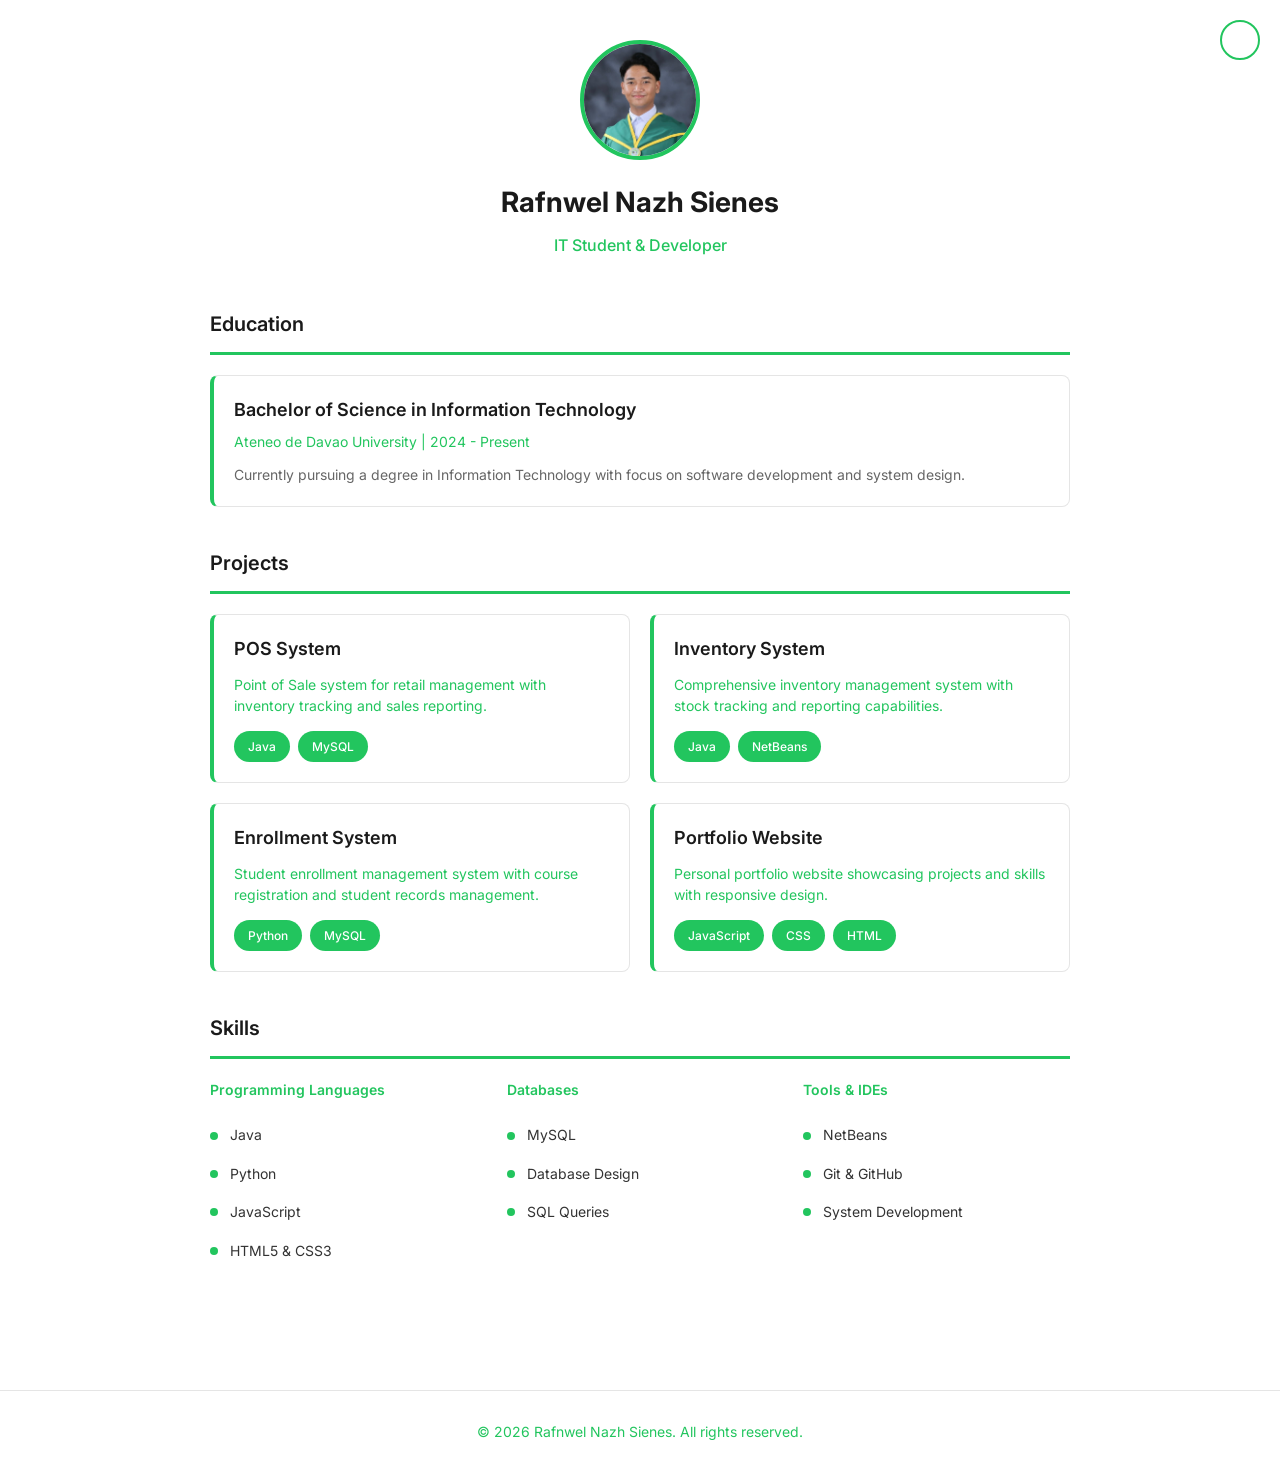
<file: index.html>
﻿<!DOCTYPE html>
<html lang="en">
<head>
    <meta charset="UTF-8">
    <meta name="viewport" content="width=device-width, initial-scale=1.0">
    <title>Rafnwel Nazh Sienes | Portfolio</title>
    <link href="https://fonts.googleapis.com/css2?family=Inter:wght@400;500;600;700&display=swap" rel="stylesheet">
    <link rel="stylesheet" href="cvappdev.css">
</head>
<body>
    <button class="theme-toggle" onclick="toggleTheme()" aria-label="Toggle dark mode"></button>

    <div class="container">
        <!-- Profile Section -->
        <section class="profile">
            <div class="profile-image">
                <img src="profile.jpg" alt="Profile Photo" loading="lazy" onerror="this.style.display='none'; document.querySelector('.profile-placeholder').style.display='flex';">
                <div class="profile-placeholder" style="display:none;">Profile<br>Photo</div>
            </div>
            <h1>Rafnwel Nazh Sienes</h1>
            <p class="subtitle">IT Student & Developer</p>
        </section>

        <!-- Education Section -->
        <section class="section">
            <h2 class="section-title">Education</h2>
            <div class="education-card">
                <h3>Bachelor of Science in Information Technology</h3>
                <p class="school">Ateneo de Davao University | 2024 - Present</p>
                <p>Currently pursuing a degree in Information Technology with focus on software development and system design.</p>
            </div>
        </section>

        <!-- Projects Section -->
        <section class="section">
            <h2 class="section-title">Projects</h2>
            <div class="projects-grid">
                <div class="project-card">
                    <h3>POS System</h3>
                    <p>Point of Sale system for retail management with inventory tracking and sales reporting.</p>
                    <div class="tech-tags"><span class="tech-tag">Java</span><span class="tech-tag">MySQL</span></div>
                </div>
                <div class="project-card">
                    <h3>Inventory System</h3>
                    <p>Comprehensive inventory management system with stock tracking and reporting capabilities.</p>
                    <div class="tech-tags"><span class="tech-tag">Java</span><span class="tech-tag">NetBeans</span></div>
                </div>
                <div class="project-card">
                    <h3>Enrollment System</h3>
                    <p>Student enrollment management system with course registration and student records management.</p>
                    <div class="tech-tags"><span class="tech-tag">Python</span><span class="tech-tag">MySQL</span></div>
                </div>
                <div class="project-card">
                    <h3>Portfolio Website</h3>
                    <p>Personal portfolio website showcasing projects and skills with responsive design.</p>
                    <div class="tech-tags"><span class="tech-tag">JavaScript</span><span class="tech-tag">CSS</span><span class="tech-tag">HTML</span></div>
                </div>
            </div>
        </section>

        <!-- Skills Section -->
        <section class="section">
            <h2 class="section-title">Skills</h2>
            <div class="skills-grid">
                <div class="skills-category"><h4>Programming Languages</h4><ul><li>Java</li><li>Python</li><li>JavaScript</li><li>HTML5 & CSS3</li></ul></div>
                <div class="skills-category"><h4>Databases</h4><ul><li>MySQL</li><li>Database Design</li><li>SQL Queries</li></ul></div>
                <div class="skills-category"><h4>Tools & IDEs</h4><ul><li>NetBeans</li><li>Git & GitHub</li><li>System Development</li></ul></div>
            </div>
        </section>
    </div>

    <footer><p>© 2026 Rafnwel Nazh Sienes. All rights reserved.</p></footer>

    <script>
        function toggleTheme() {
            document.body.classList.toggle('dark-mode');
            const button = document.querySelector('.theme-toggle');
            if (document.body.classList.contains('dark-mode')) {
                button.textContent = '☀️';
            } else {
                button.textContent = '🌙';
            }
        }
    </script>
</body>
</html>
</file>
<file: cvappdev.css>
* {
    margin: 0;
    padding: 0;
    box-sizing: border-box;
}

body {
    font-family: 'Inter', sans-serif;
    background-color: #fff;
    color: #333;
    line-height: 1.6;
}

.container {
    max-width: 900px;
    margin: 0 auto;
    padding: 40px 20px;
}

/* Theme Toggle */
.theme-toggle {
    position: fixed;
    top: 20px;
    right: 20px;
    width: 40px;
    height: 40px;
    border-radius: 50%;
    border: 2px solid #22c55e;
    background: #fff;
    cursor: pointer;
    display: flex;
    align-items: center;
    justify-content: center;
    font-size: 18px;
    transition: all 0.3s ease;
    z-index: 1000;
}

.theme-toggle:hover {
    background: #22c55e;
    color: #fff;
}

/* Profile Section */
.profile {
    text-align: center;
    margin-bottom: 50px;
}

.profile-image {
    width: 120px;
    height: 120px;
    border-radius: 50%;
    border: 4px solid #22c55e;
    margin-bottom: 20px;
    object-fit: cover;
    background: #f0f0f0;
    display: flex;
    align-items: center;
    justify-content: center;
    margin-left: auto;
    margin-right: auto;
    overflow: hidden;
}

.profile-image img {
    width: 100%;
    height: 100%;
    object-fit: cover;
}

.profile-placeholder {
    width: 100%;
    height: 100%;
    display: flex;
    align-items: center;
    justify-content: center;
    background: linear-gradient(135deg, #f5f5f5 0%, #e0e0e0 100%);
    font-size: 10px;
    color: #999;
    text-align: center;
    padding: 10px;
}

.profile h1 {
    font-size: 28px;
    font-weight: 700;
    color: #1a1a1a;
    margin-bottom: 8px;
}

.profile .subtitle {
    color: #22c55e;
    font-size: 16px;
    font-weight: 500;
}

/* Section Styles */
.section {
    margin-bottom: 40px;
}

.section-title {
    font-size: 20px;
    font-weight: 600;
    color: #1a1a1a;
    padding-bottom: 12px;
    border-bottom: 3px solid #22c55e;
    margin-bottom: 20px;
}

/* Education Card */
.education-card {
    background: #fff;
    border: 1px solid #e5e5e5;
    border-left: 4px solid #22c55e;
    border-radius: 8px;
    padding: 20px;
}

.education-card h3 {
    font-size: 18px;
    font-weight: 600;
    color: #1a1a1a;
    margin-bottom: 6px;
}

.education-card .school {
    color: #22c55e;
    font-size: 14px;
    margin-bottom: 10px;
}

.education-card p {
    color: #666;
    font-size: 14px;
}

/* Projects Grid */
.projects-grid {
    display: grid;
    grid-template-columns: repeat(2, 1fr);
    gap: 20px;
}

@media (max-width: 600px) {
    .projects-grid {
        grid-template-columns: 1fr;
    }
}

.project-card {
    background: #fff;
    border: 1px solid #e5e5e5;
    border-left: 4px solid #22c55e;
    border-radius: 8px;
    padding: 20px;
    transition: transform 0.2s ease, box-shadow 0.2s ease;
}

.project-card:hover {
    transform: translateY(-2px);
    box-shadow: 0 4px 12px rgba(0, 0, 0, 0.1);
}

.project-card h3 {
    font-size: 18px;
    font-weight: 600;
    color: #1a1a1a;
    margin-bottom: 10px;
}

.project-card p {
    color: #22c55e;
    font-size: 14px;
    margin-bottom: 15px;
    line-height: 1.5;
}

.tech-tags {
    display: flex;
    flex-wrap: wrap;
    gap: 8px;
}

.tech-tag {
    background: #22c55e;
    color: #fff;
    padding: 6px 14px;
    border-radius: 20px;
    font-size: 12px;
    font-weight: 500;
}

/* Skills Section */
.skills-grid {
    display: grid;
    grid-template-columns: repeat(3, 1fr);
    gap: 30px;
}

@media (max-width: 600px) {
    .skills-grid {
        grid-template-columns: 1fr;
        gap: 25px;
    }
}

.skills-category h4 {
    color: #22c55e;
    font-size: 14px;
    font-weight: 600;
    margin-bottom: 15px;
}

.skills-category ul {
    list-style: none;
}

.skills-category li {
    padding: 8px 0;
    font-size: 14px;
    color: #333;
    display: flex;
    align-items: center;
}

.skills-category li::before {
    content: '';
    width: 8px;
    height: 8px;
    background: #22c55e;
    border-radius: 50%;
    margin-right: 12px;
}

/* Footer */
footer {
    text-align: center;
    padding: 30px 20px;
    border-top: 1px solid #e5e5e5;
    margin-top: 40px;
}

footer p {
    color: #22c55e;
    font-size: 14px;
}

/* Dark Mode */
body.dark-mode {
    background-color: #1a1a1a;
    color: #e5e5e5;
}

body.dark-mode .profile h1 {
    color: #fff;
}

body.dark-mode .section-title {
    color: #fff;
}

body.dark-mode .education-card,
body.dark-mode .project-card {
    background: #2a2a2a;
    border-color: #3a3a3a;
}

body.dark-mode .education-card h3,
body.dark-mode .project-card h3 {
    color: #fff;
}

body.dark-mode .education-card p {
    color: #aaa;
}

body.dark-mode .skills-category li {
    color: #e5e5e5;
}

body.dark-mode footer {
    border-color: #3a3a3a;
}

body.dark-mode .theme-toggle {
    background: #2a2a2a;
    color: #fff;
}
</file>
